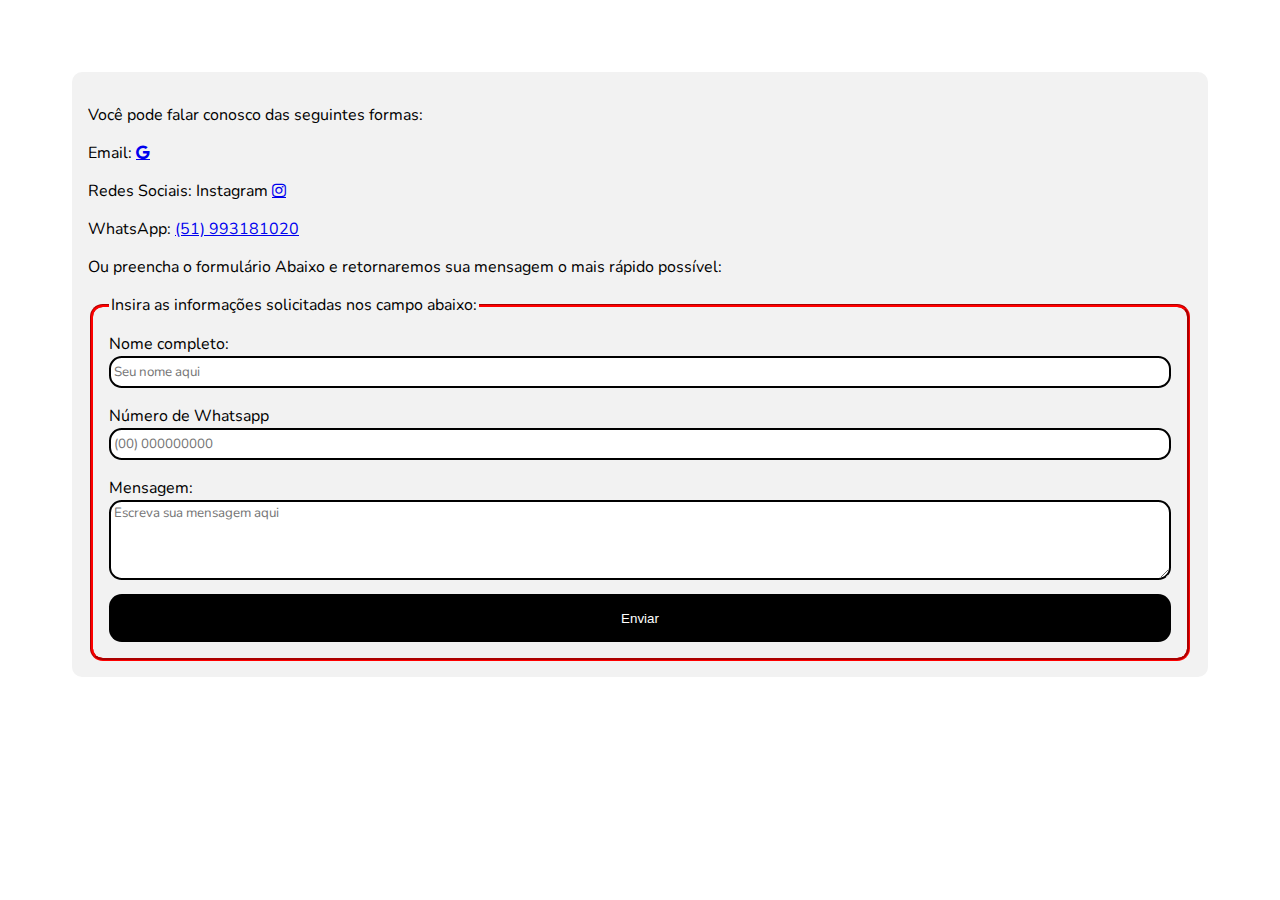
<file: formcont.html>
<!DOCTYPE html>
<html lang="en">
<head>
    <meta charset="UTF-8">
    <meta name="viewport" content="width=device-width, initial-scale=1.0">
    <title>Fale conosco</title>
    <link rel="preconnect" href="https://fonts.gstatic.com">
    <link rel="stylesheet" href="./css/formcont.css">
<link href="https://fonts.googleapis.com/css2?family=Nunito:ital,wght@0,200;0,300;0,400;0,800;1,700;1,900&display=swap" rel="stylesheet">
<link rel="stylesheet" href="https://cdnjs.cloudflare.com/ajax/libs/font-awesome/4.7.0/css/font-awesome.min.css">
</head>
<div class="divform">
    <p>Você pode falar conosco das seguintes formas:</p>
    <p>Email: <span><a href="mailto:felipedrechsler@gmail.com" class="fa fa-google" alt="Clique no ícone para enviar um e-mail" target="_blank"></a></span></p>
    <p>Redes Sociais: Instagram <span><a href="http://www.instagram.com/craft3dprint" class="fa fa-instagram" target="_blank"></a></span></p>
    <p> WhatsApp: <a href="https://wa.me/5551993181020" target="blank">(51) 993181020</a></p>
    <p>Ou preencha o formulário Abaixo e retornaremos sua mensagem o mais rápido possível:</p>
    <form action="">
        <fieldset class="fieldform">
            <legend> Insira as informações solicitadas nos campo abaixo:</legend>
            <div class="input-block">
                <label for="name">Nome completo:</label>
                <input id="name" name="name" required placeholder="Seu nome aqui" />
             </div>
             <div class="input-block">
               <label for="whatsapp">Número de Whatsapp</label>
               <input id="whatsapp" name="whatsapp" required placeholder="(00) 000000000"/>
             </div>
             <div class="input-block">
                <label for="about">Mensagem:</label>
                <textarea id="about" name="about" required placeholder="Escreva sua mensagem aqui"></textarea>
            </div>
            <button type="submit" class="primary-button">Enviar</button>
             
        </fieldset>

    </form>
</div>

<body>
    
</body>
</html>
</file>
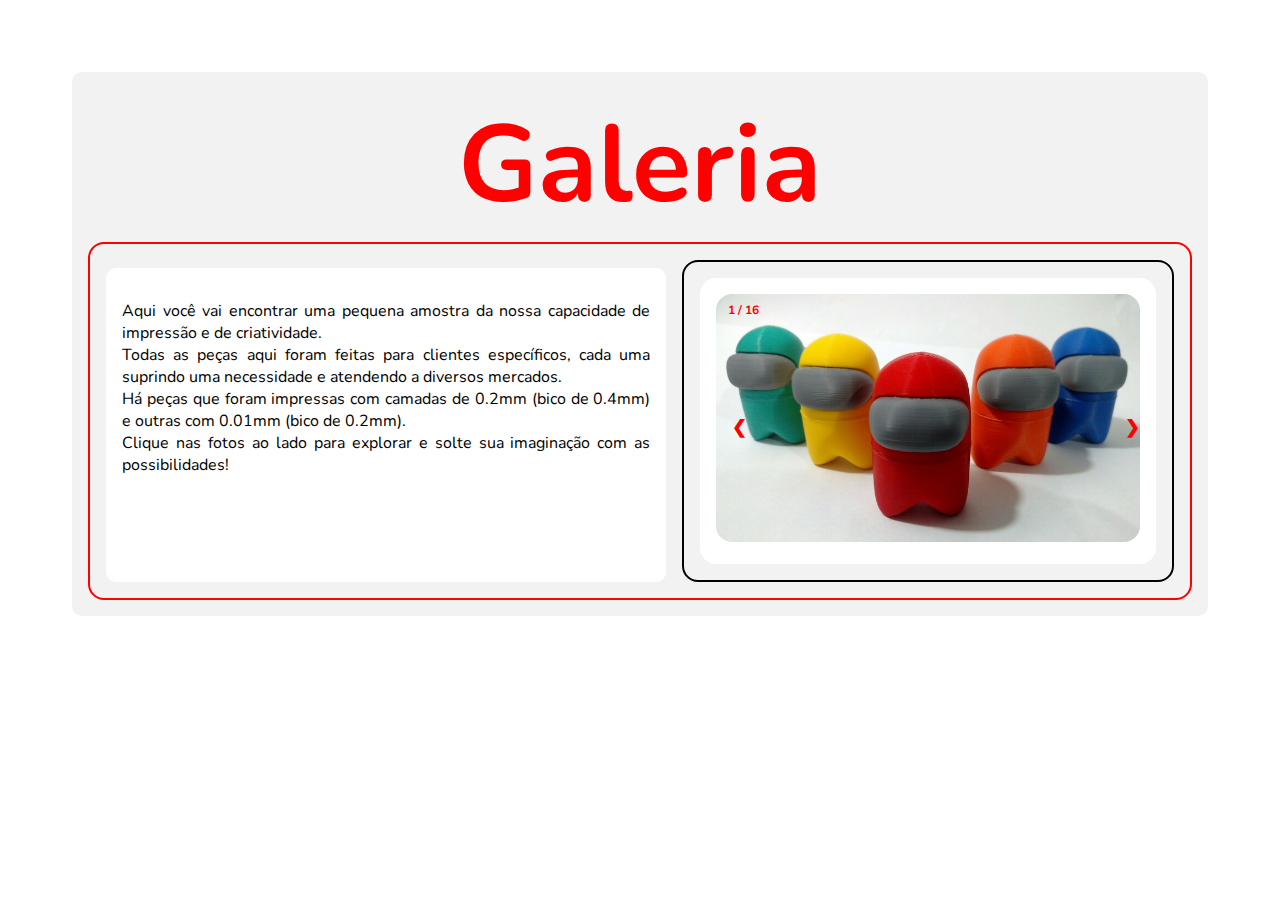
<file: galeria.html>
<!DOCTYPE html>
<html lang="en">
<head>
    <meta charset="UTF-8">
    <meta name="viewport" content="width=device-width, initial-scale=1.0">
    <link rel="stylesheet" href="./css/formgaleria.css">
    <link href="https://fonts.googleapis.com/css2?family=Nunito:ital,wght@0,200;0,300;0,400;0,800;1,700;1,900&display=swap" rel="stylesheet">
    <title>Document</title>
</head>
<body>
    <div class="divgaleria">
        <h1>Galeria</h1>
        <div class="divcontainergaleria">
        <div class="divtextgaleria">
            <p>Aqui você vai encontrar uma pequena amostra da nossa capacidade de impressão e de criatividade.
                <br>Todas as peças aqui foram feitas para clientes específicos, cada uma suprindo uma necessidade e atendendo a diversos mercados.
                <br>Há peças que foram impressas com camadas de 0.2mm (bico de 0.4mm) e outras com 0.01mm (bico de 0.2mm).
                <br>Clique nas fotos ao lado para explorar e solte sua imaginação com as possibilidades!
            </p>
        </div>
        <div class="divcontainerslide">
            <div class="divslideshow">
                <div class="mySlides fade">
                    <div class="numbertext">1 / 16 </div>
                    <img src="./images/amongus.jpg" style="width:100%">
                </div>
                <div class="mySlides fade">
                    <div class="numbertext">2 / 16 </div>
                    <img src="./images/amongus2.jpg" style="width:100%">
                </div>
                <div class="mySlides fade">
                    <div class="numbertext">3 / 16 </div>
                    <img src="./images/diversos.jpg" style="width:100%">
                </div>
                <div class="mySlides fade">
                    <div class="numbertext">4 / 16 </div>
                    <img src="./images/IMG_20191231_064918556.jpg" style="width:100%">
                </div>
                <div class="mySlides fade">
                    <div class="numbertext">5 / 16 </div>
                    <img src="./images/IMG_20200131_241927169.jpg" style="width:100%">
                </div>
                <div class="mySlides fade">
                    <div class="numbertext">6 / 16 </div>
                    <img src="./images/IMG_20200215_192627932.jpg" style="width:100%">
                </div>
                <div class="mySlides fade">
                    <div class="numbertext">7 / 16 </div>
                    <img src="./images/IMG_20200229_164928538.jpg" style="width:100%">
                </div>
                 <div class="mySlides fade">
                    <div class="numbertext">8 / 16 </div>
                    <img src="./images/IMG_20201015_074827624.jpg" style="width:100%">
                </div>
                <div class="mySlides fade">
                    <div class="numbertext">9 / 16 </div>
                    <img src="./images/IMG_20201102_143928412.jpg" style="width:100%">
                </div>
                <div class="mySlides fade">
                    <div class="numbertext">10 / 16 </div>
                    <img src="./images/IMG_20201102_144043716.jpg" style="width:100%">
                </div>
                <div class="mySlides fade">
                    <div class="numbertext">11 / 16 </div>
                    <img src="./images/IMG_20201102_151144036.jpg" style="width:100%">
                </div>
                <div class="mySlides fade">
                    <div class="numbertext">12 / 16 </div>
                    <img src="./images/IMG_20201114_125609405.jpg" style="width:100%">
                </div>
                <div class="mySlides fade">
                    <div class="numbertext">13 / 16 </div>
                    <img src="./images/IMG_20201118_205305854.jpg" style="width:100%">
                </div>
                <div class="mySlides fade">
                    <div class="numbertext">14 / 16 </div>
                    <img src="./images/IMG_20201118_212639337.jpg" style="width:100%">
                </div>
                <div class="mySlides fade">
                    <div class="numbertext">15 / 16 </div>
                    <img src="./images/peca.jpg" style="width:100%">
                </div>
                <div class="mySlides fade">
                    <div class="numbertext">16 / 16 </div>
                    <img src="./images/small2.jpg" style="width:100%">
                </div>
                <a class="prev" onclick="plusSlides(-1)">&#10094;</a>
                <a class="next" onclick="plusSlides(1)">&#10095;</a>
            </div>
        </div>
    </div>
        </div>
        <script type="text/javascript" src="./js/slideshow.js"></script>
</body>
</html>
</file>
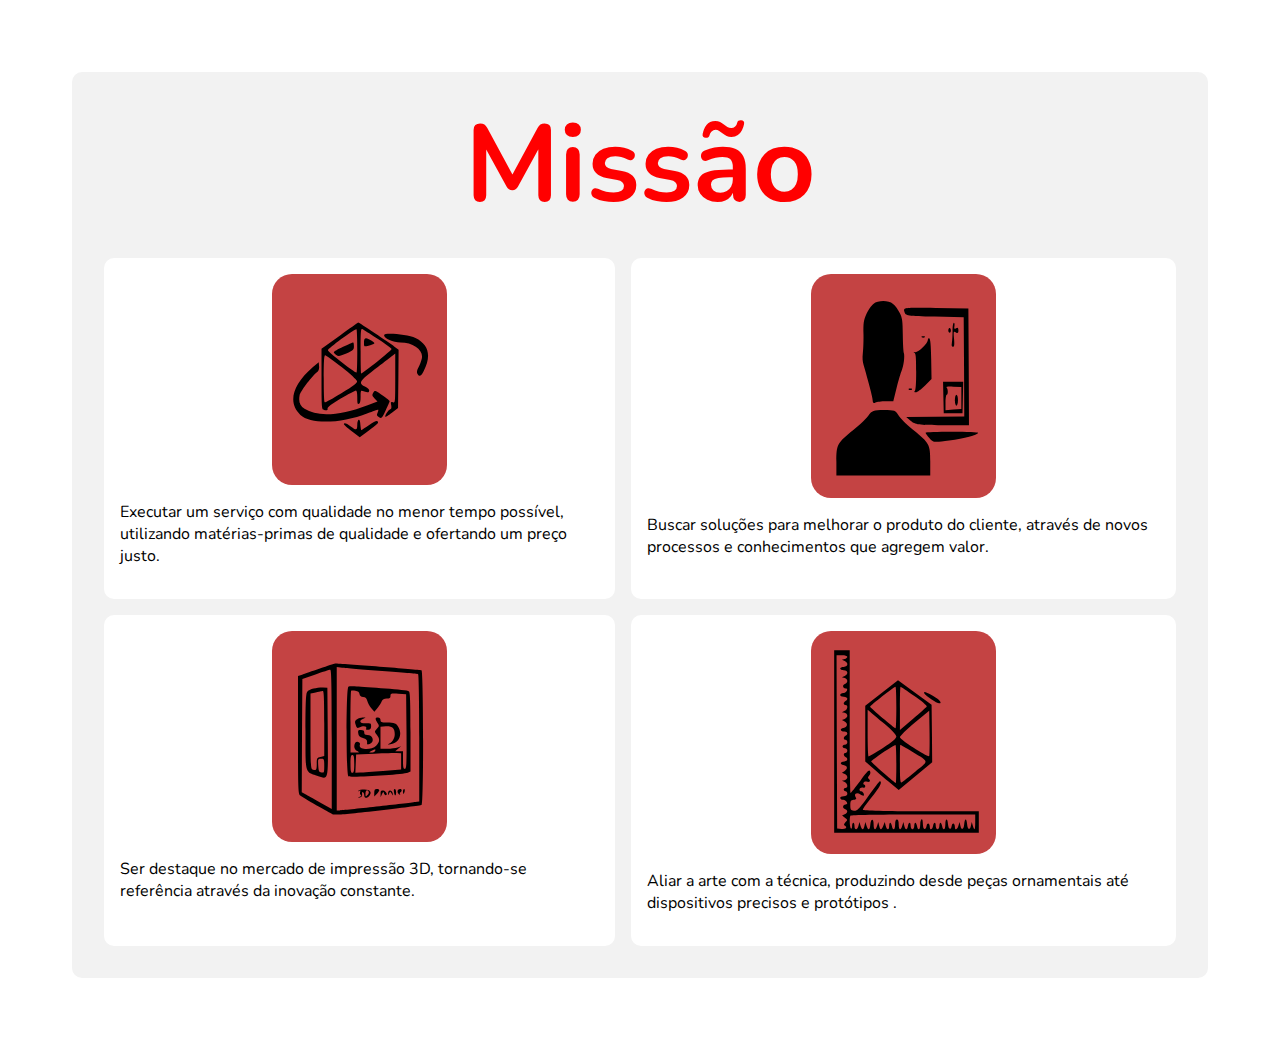
<file: mission.html>
<!DOCTYPE html>
<html lang="en">
<head>
    <meta charset="UTF-8">
    <meta name="viewport" content="width=device-width, initial-scale=1.0">
    <title>Missão</title>
    <link rel="stylesheet" href="./css/formmission.css">
    <link href="https://fonts.googleapis.com/css2?family=Nunito:ital,wght@0,200;0,300;0,400;0,800;1,700;1,900&display=swap" rel="stylesheet">
</head>
<body>
    <div class="divmission">
        <h1>Missão</h1>
        <div class="divgrid">
        <div class="divimg"> 
            <img src="./images/speed.svg" alt="">
            <p>Executar um serviço com qualidade no menor tempo possível, utilizando matérias-primas de qualidade e ofertando um preço justo.</p>
        </div>
        <div class="divimg"> 
            <img src="./images/work.svg" alt="">
            <p>Buscar soluções para melhorar o produto do cliente, através de novos processos e conhecimentos que agregem valor.</p>
        </div>
        <div class="divimg"> 
            <img src="./images/printer.svg" alt="">
            <p>Ser destaque no mercado de impressão 3D, tornando-se referência através da inovação constante.</p>
        </div>
        <div class="divimg"> 
            <img src="./images/precision.svg" alt="">
            <p>Aliar a arte com a técnica, produzindo desde peças ornamentais até dispositivos precisos e protótipos .</p>
        </div>
    </div>
    </div>
</body>
</html>
</file>
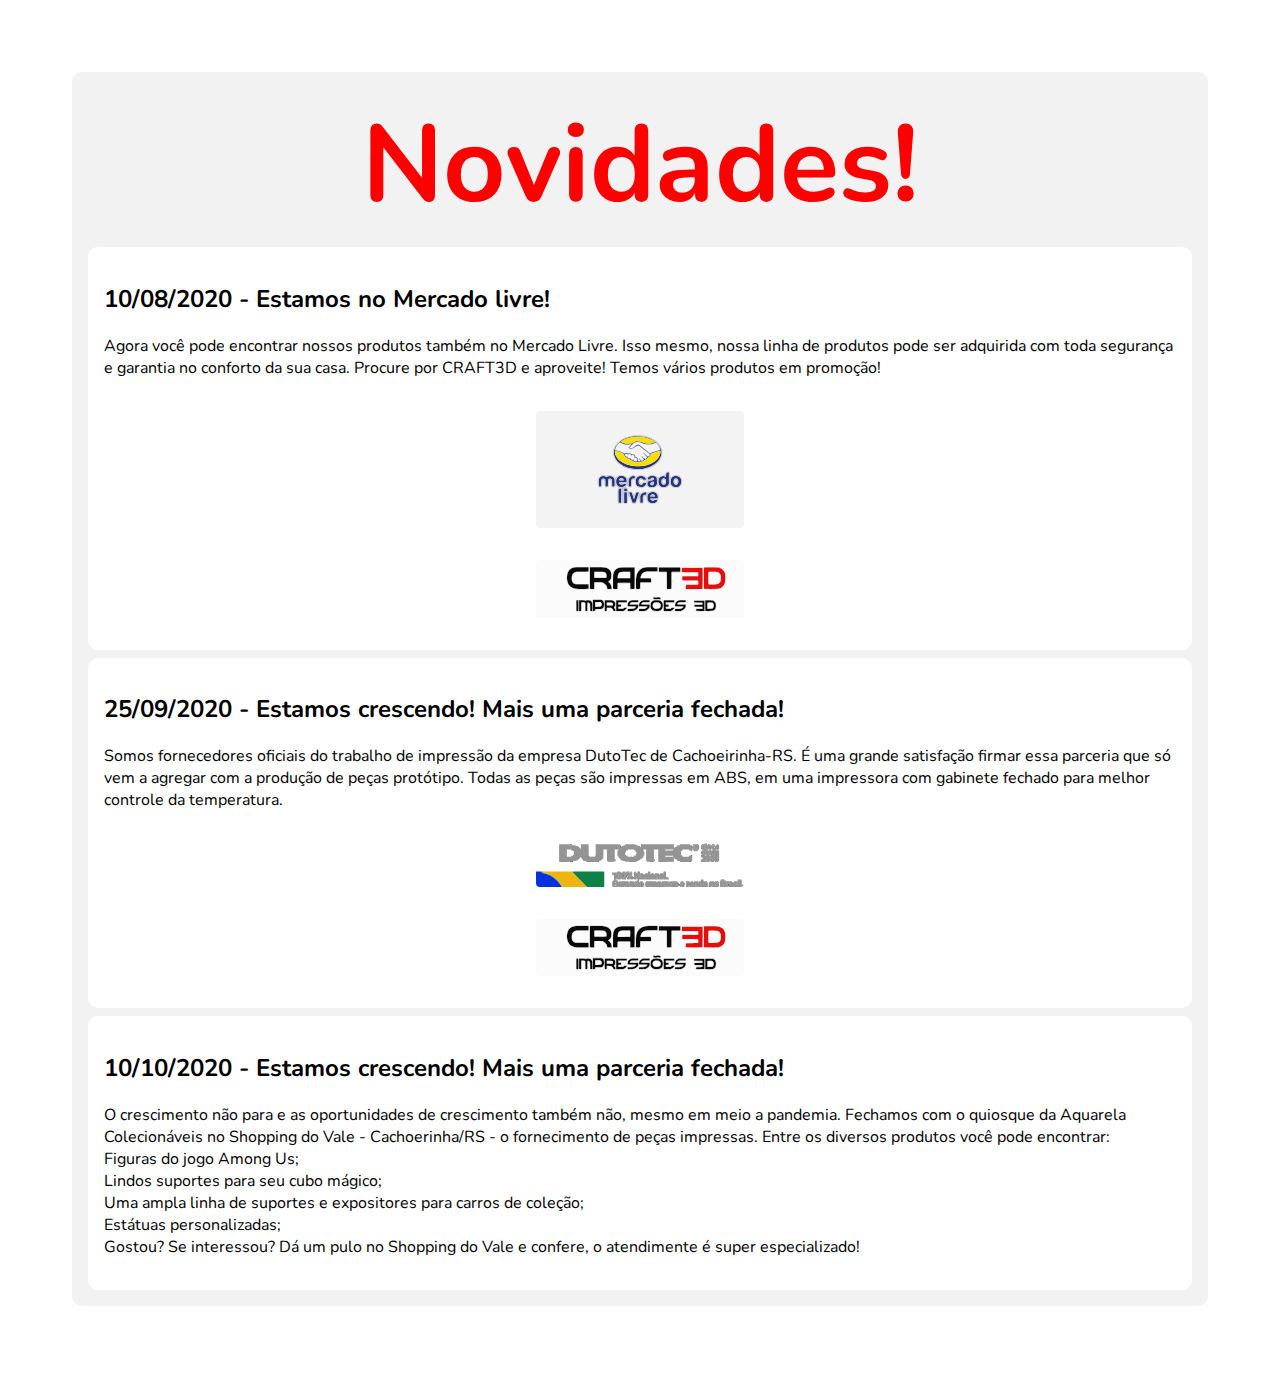
<file: novidades.html>
<!DOCTYPE html>
<html lang="en">
<head>
    <meta charset="UTF-8">
    <meta name="viewport" content="width=device-width, initial-scale=1.0">
    <link rel="stylesheet" href="./css/formnovidades.css">
    <link href="https://fonts.googleapis.com/css2?family=Nunito:ital,wght@0,200;0,300;0,400;0,800;1,700;1,900&display=swap" rel="stylesheet">
    <title>Novidades</title>

</head>

<body>
    <div class="divnovidades">
        <h1>Novidades!</h1>
        <div class="divnoticia">
        <h2>10/08/2020 - Estamos no Mercado livre!</h2>
        <p>Agora você pode encontrar nossos produtos também no Mercado Livre. Isso mesmo, nossa linha de produtos pode ser adquirida com toda segurança e garantia no conforto da sua casa. Procure por CRAFT3D e aproveite! Temos vários produtos em promoção!</p>
        <img src="./images/mercadolivre-logo.svg" alt="Mercadolivre">
        <img src="./images/craft3d-logo.svg" alt="Craft 3D - Impressões 3D">
        </div>
        <div class="divnoticia">
        <h2>25/09/2020 - Estamos crescendo! Mais uma parceria fechada!</h2>
        <p>Somos fornecedores oficiais do trabalho de impressão da empresa DutoTec de Cachoeirinha-RS. É uma grande satisfação firmar essa parceria que só vem a agregar com a produção de peças protótipo. Todas as peças são impressas em ABS, em uma impressora com gabinete fechado para melhor controle da temperatura. </p>
        <img src="./images/dutotec.svg" alt="Mercadolivre">
        <img src="./images/craft3d-logo.svg" alt="Craft 3D - Impressões 3D">
        </div>
        <div class="divnoticia">
        <h2>10/10/2020 - Estamos crescendo! Mais uma parceria fechada!</h2>
        <p>O crescimento não para e as oportunidades de crescimento também não, mesmo em meio a pandemia. Fechamos com o quiosque da Aquarela Colecionáveis no Shopping do Vale - Cachoerinha/RS - o fornecimento de peças impressas. Entre os diversos produtos você pode encontrar: 
            <br>Figuras do jogo Among Us;
            <br>Lindos suportes para seu cubo mágico;
            <br>Uma ampla linha de suportes e expositores para carros de coleção;
            <br>Estátuas personalizadas;
            <br>Gostou? Se interessou? Dá um pulo no Shopping do Vale e confere, o atendimente é super especializado!
           
        </p>
        </div>
        
        </div>
</body>
</html>
</file>
<file: css/formcont.css>
body{
    font-family: 'Nunito', sans-serif;
    padding: 4rem;
    
}

.divform{
    border-radius: 10px;
    background-color: #f2f2f2;
    padding: 1rem;
}
.fieldform{
    margin-top: 1rem;
    border-radius: .8rem;
    border-width: 3px;
    border-color: red;
    padding: 1rem;


}
.input-block + .input-block{

    margin-top: 1rem;
}
.input-block label{
    margin-bottom: .8rem;
    line-height: 1.5;
}
.input-block input,
.input-block textarea{

    width:100%;
    border: 2px solid;
    border-radius: .8rem;
    outline: none;
    font-family: 'Nunito', sans-serif;
    padding: .2rem;
    box-sizing: border-box;
}
.input-block input{

    height: 2rem;
}
.input-block input:valid,
.input-block textarea:valid{
    border: 2px solid red;
}

.input-block textarea{

    height: 5rem; /*clamp(12rem, 16rem, 24rem);*/
    resize: vertical;
    line-height: 1rem;
}
.input-block input:focus,
.input-block textarea:focus{
  border: 2px solid green;
}

/*botões/**/
.primary-button {
    margin-top: .5rem;

    width: 100%;
    height: 3rem;
    border: 0;

    cursor: pointer;

    background: black; 

    border-radius: .8rem;
    color: white;

    display: flex;
    align-items: center;
    justify-content: center;

    transition: background-color .2s;
}

.primary-button:hover {
    background: red;
}
@media (max-width: 800px) {
    body{
        padding: 1rem;
        
    }

}
</file>
<file: css/formgaleria.css>
body{
    font-family: 'Nunito', sans-serif;
    padding: 4rem;
    
}
h1 {
    color: red;
    text-align: center;
    font-size: clamp(8.5vw, 2vw, 3vw);
    font-weight: 700;
    margin-bottom:.2rem;
    margin-top:.2rem;
}
.divgaleria{
    border-radius: 10px;
    background-color: #f2f2f2;
    padding: 1rem;

}
.divtextgaleria{
    border-radius: 10px;
    background-color: white;
    padding: 1rem;
    margin-top:.5rem;
    vertical-align: middle;
    text-align: justify;
 }
 .divcontainergaleria{
    display: flex;
    flex-wrap: nowrap;
    border:2px solid red;
    padding: 1rem;
    border-radius: 1rem;
    height: 90%;
    padding: 1rem;
    
}
.divcontainerslide{
    border:2px solid black; 
    border-radius:1rem;
    padding: 1rem;
    margin-left: 1rem;


}
.divslideshow {
    max-width: 90rem;
    position: relative;
    margin: auto;
    background-color:white;
    border-radius: 1rem;
    padding: 1rem;
}
img{
    border-radius: 1rem;
}

.mySlides {
    display: none;
}
.prev,
.next {
    cursor: pointer;
    position: absolute;
    top: 50%;
    width: auto;
    margin-top: -22px;
    padding: 16px;
    color: red;
    font-weight: bold;
    font-size: 18px;
    transition: 0.6s ease;
    border-radius: 0 3px 3px 0;
    user-select: none;
}

.next {
    right: 0;
    border-radius: 3px 0 0 3px;
}
/* On hover, add a black background color with a little bit see-through */

.prev:hover,
.next:hover {
    background-color: rgba(0, 0, 0, 0.8);
}

.numbertext {
    color: red;
    font-size: 12px;
    font-weight: bold;
    padding: 8px 12px;
    position: absolute;
    top: 1rem;
}
@-webkit-keyframes fade {
    from {
        opacity: .4
    }
    to {
        opacity: 1
    }
}

@keyframes fade {
    from {
        opacity: .4
    }
    to {
        opacity: 1
    }
}
@media (max-width: 800px) {
    body{
        padding: 1rem;
        
    }
    .divcontainergaleria{
        display: flex;
        flex-direction: column;
        
    }
    .divcontainerslide{

        margin-top: 1rem;
    
    
    }

}
</file>
<file: css/formmission.css>
body{
    font-family: 'Nunito', sans-serif;
    padding: 4rem;
    
}
h1 {
    color: red;
    text-align: center;
    font-size: clamp(8.5vw, 2vw, 3vw);
    font-weight: 700;
    margin-bottom:.2rem;
    margin-top:.2rem;
}
.divmission{
    border-radius: 10px;
    background-color: #f2f2f2;
    padding: 1rem;

}
.divgrid{
    padding: 1rem;
    display: grid;
    grid-template-columns: auto auto;
    grid-gap: 1rem;
}
.divimg{
    border-radius: 10px;
    background-color: white;
    padding: 1rem;
    display: table-cell;
    flex-direction: columns;
    align-items: flex-end;

    }
 img{
    display: block;
    margin: auto auto;
    border-radius: 20px;
    padding: 1rem;
    background-color: #c44343;
    max-width: 30%;

}
@media (max-width: 800px) {
    body{
        padding: 1rem;
        
    }
    .divgrid{
        display: flex;
        flex-direction: column;
        
    }

}
</file>
<file: css/formnovidades.css>
body{
    font-family: 'Nunito', sans-serif;
    padding: 4rem;
    
}
.divnovidades{
    border-radius: 10px;
    background-color: #f2f2f2;
    padding: 1rem;
}
h1 {
    color: red;
    text-align: center;
    font-size: clamp(8.5vw, 2vw, 3vw);
    font-weight: 700;
    margin-bottom:.2rem;
    margin-top:.2rem;
}
.divnoticia{
    border-radius: 10px;
    background-color: white;
    padding: 1rem;
    margin-top:.5rem;
    vertical-align: middle;
 }
img{
    display: block;
    margin: auto;
    border-radius: 20px;
    padding: 1rem;
    width: 13rem;
 
}
@media (max-width: 600px) {
    body{
        padding: 1rem;
        
    }

}
</file>
